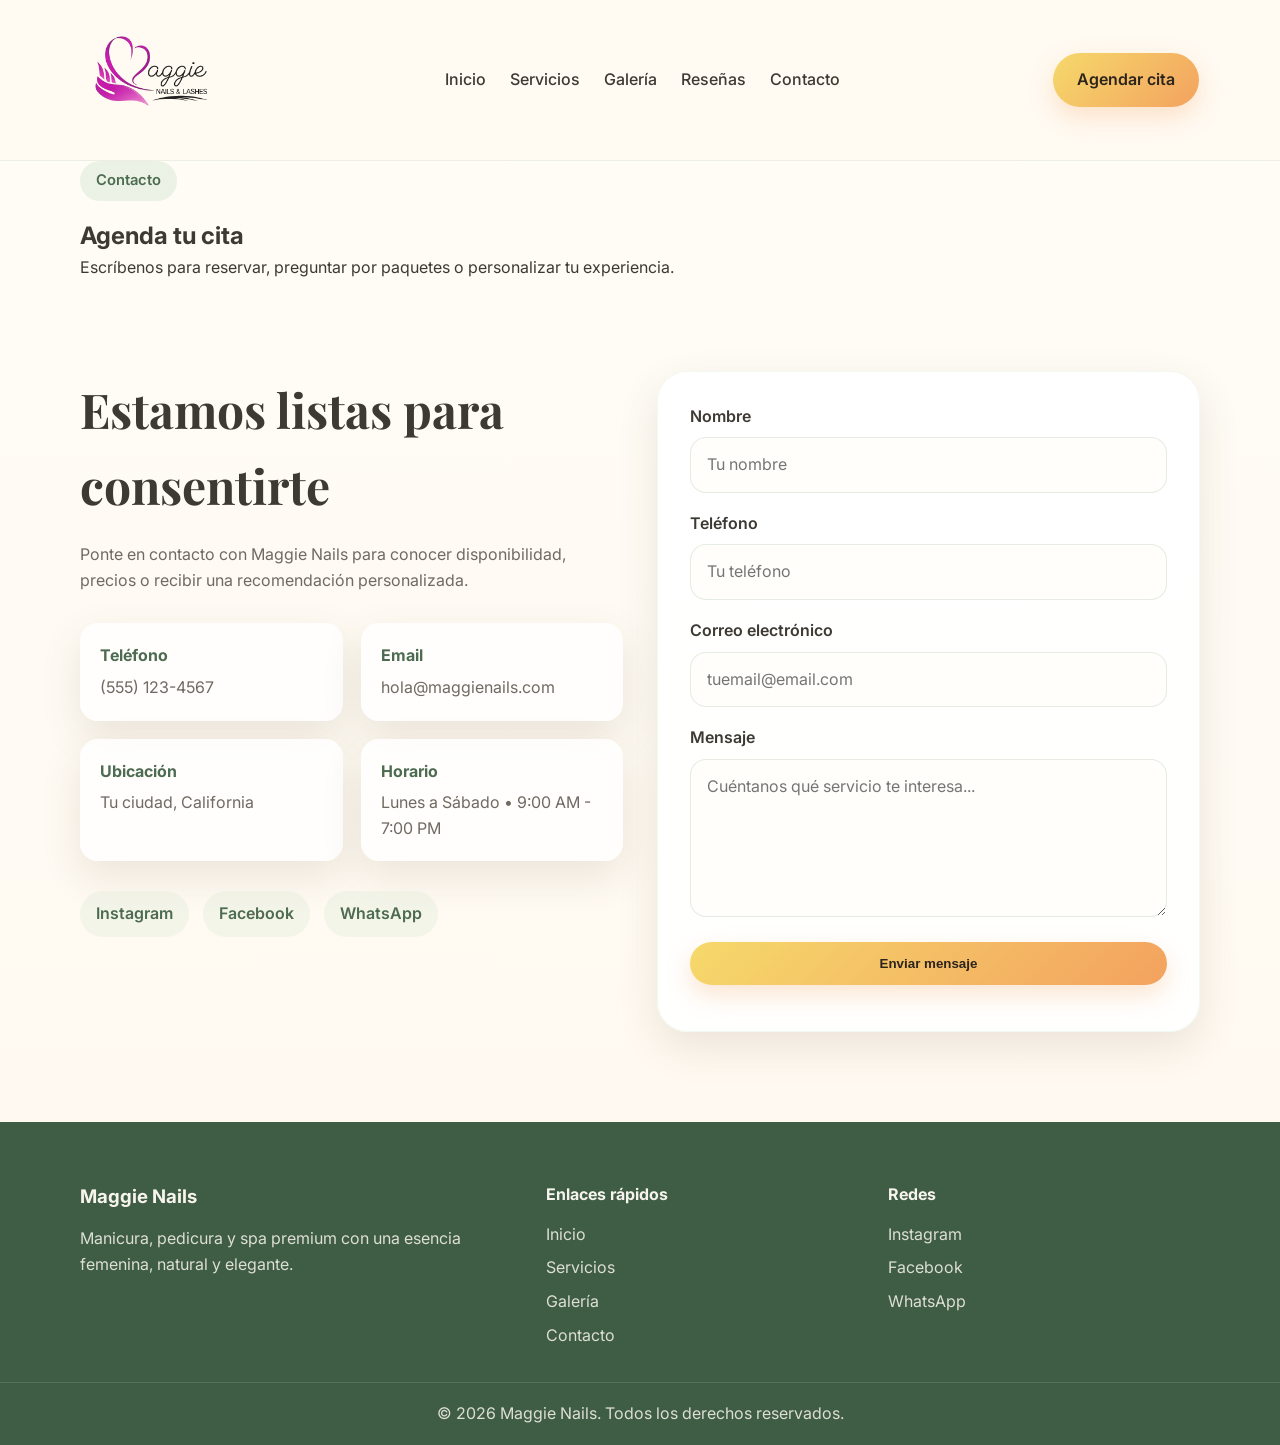
<file: contacto.html>
<!DOCTYPE html>
<html lang="es">
<head>
  <meta charset="UTF-8" />
  <meta name="viewport" content="width=device-width, initial-scale=1.0" />
  <title>Maggie Nails | Contacto</title>
  <link rel="preconnect" href="https://fonts.googleapis.com" />
  <link rel="preconnect" href="https://fonts.gstatic.com" crossorigin />
  <link
    href="https://fonts.googleapis.com/css2?family=Playfair+Display:wght@600;700&family=Inter:wght@400;500;600;700&display=swap"
    rel="stylesheet"
  />
  <link rel="stylesheet" href="./style.css" />
</head>
<body>
  <header class="header">
    <div class="container nav-container">
      <a href="index.html" class="logo">
        <img src="imagenes/Logo Maggie Nails.png" alt="Logo de Maggie Nails" />
      </a>

      <nav class="nav" id="nav">
        <a href="index.html">Inicio</a>
        <a href="servicios.html">Servicios</a>
        <a href="galeria.html">Galería</a>
        <a href="reseñas.html">Reseñas</a>
        <a href="contacto.html" class="active">Contacto</a>
      </nav>

      <div class="nav-actions">
        <a href="contacto.html" class="btn btn-primary">Agendar cita</a>
        <button class="menu-toggle" id="menuToggle" aria-label="Abrir menú">☰</button>
      </div>
    </div>
  </header>

  <main>
    <section class="page-hero">
      <div class="container center-text reveal">
        <span class="section-tag">Contacto</span>
        <h1>Agenda tu cita</h1>
        <p>
          Escríbenos para reservar, preguntar por paquetes o personalizar tu experiencia.
        </p>
      </div>
    </section>

    <section class="section">
      <div class="container contact-grid">
        <div class="contact-info reveal">
          <h2>Estamos listas para consentirte</h2>
          <p>
            Ponte en contacto con Maggie Nails para conocer disponibilidad, precios
            o recibir una recomendación personalizada.
          </p>

          <div class="contact-details">
            <div>
              <h4>Teléfono</h4>
              <p>(555) 123-4567</p>
            </div>

            <div>
              <h4>Email</h4>
              <p>hola@maggienails.com</p>
            </div>

            <div>
              <h4>Ubicación</h4>
              <p>Tu ciudad, California</p>
            </div>

            <div>
              <h4>Horario</h4>
              <p>Lunes a Sábado • 9:00 AM - 7:00 PM</p>
            </div>
          </div>

          <div class="social-links">
            <a href="#">Instagram</a>
            <a href="#">Facebook</a>
            <a href="#">WhatsApp</a>
          </div>
        </div>

        <form class="contact-form reveal" id="contactForm">
          <div class="form-group">
            <label for="name">Nombre</label>
            <input type="text" id="name" placeholder="Tu nombre" required />
          </div>

          <div class="form-group">
            <label for="phone">Teléfono</label>
            <input type="tel" id="phone" placeholder="Tu teléfono" required />
          </div>

          <div class="form-group">
            <label for="email">Correo electrónico</label>
            <input type="email" id="email" placeholder="tuemail@email.com" required />
          </div>

          <div class="form-group">
            <label for="message">Mensaje</label>
            <textarea id="message" rows="5" placeholder="Cuéntanos qué servicio te interesa..." required></textarea>
          </div>

          <button type="submit" class="btn btn-primary full-width">Enviar mensaje</button>
          <p class="form-message" id="formMessage"></p>
        </form>
      </div>
    </section>
  </main>

  <footer class="footer">
    <div class="container footer-grid">
      <div>
        <h3>Maggie Nails</h3>
        <p>Manicura, pedicura y spa premium con una esencia femenina, natural y elegante.</p>
      </div>

      <div>
        <h4>Enlaces rápidos</h4>
        <ul>
          <li><a href="index.html">Inicio</a></li>
          <li><a href="Servicios.html">Servicios</a></li>
          <li><a href="Galeria.html">Galería</a></li>
          <li><a href="Contacto.html">Contacto</a></li>
        </ul>
      </div>

      <div>
        <h4>Redes</h4>
        <ul>
          <li><a href="#">Instagram</a></li>
          <li><a href="#">Facebook</a></li>
          <li><a href="#">WhatsApp</a></li>
        </ul>
      </div>
    </div>

    <div class="footer-bottom">
      <p>© 2026 Maggie Nails. Todos los derechos reservados.</p>
    </div>
  </footer>

  <script src="./script.js"></script>
</body>
</html>
</file>
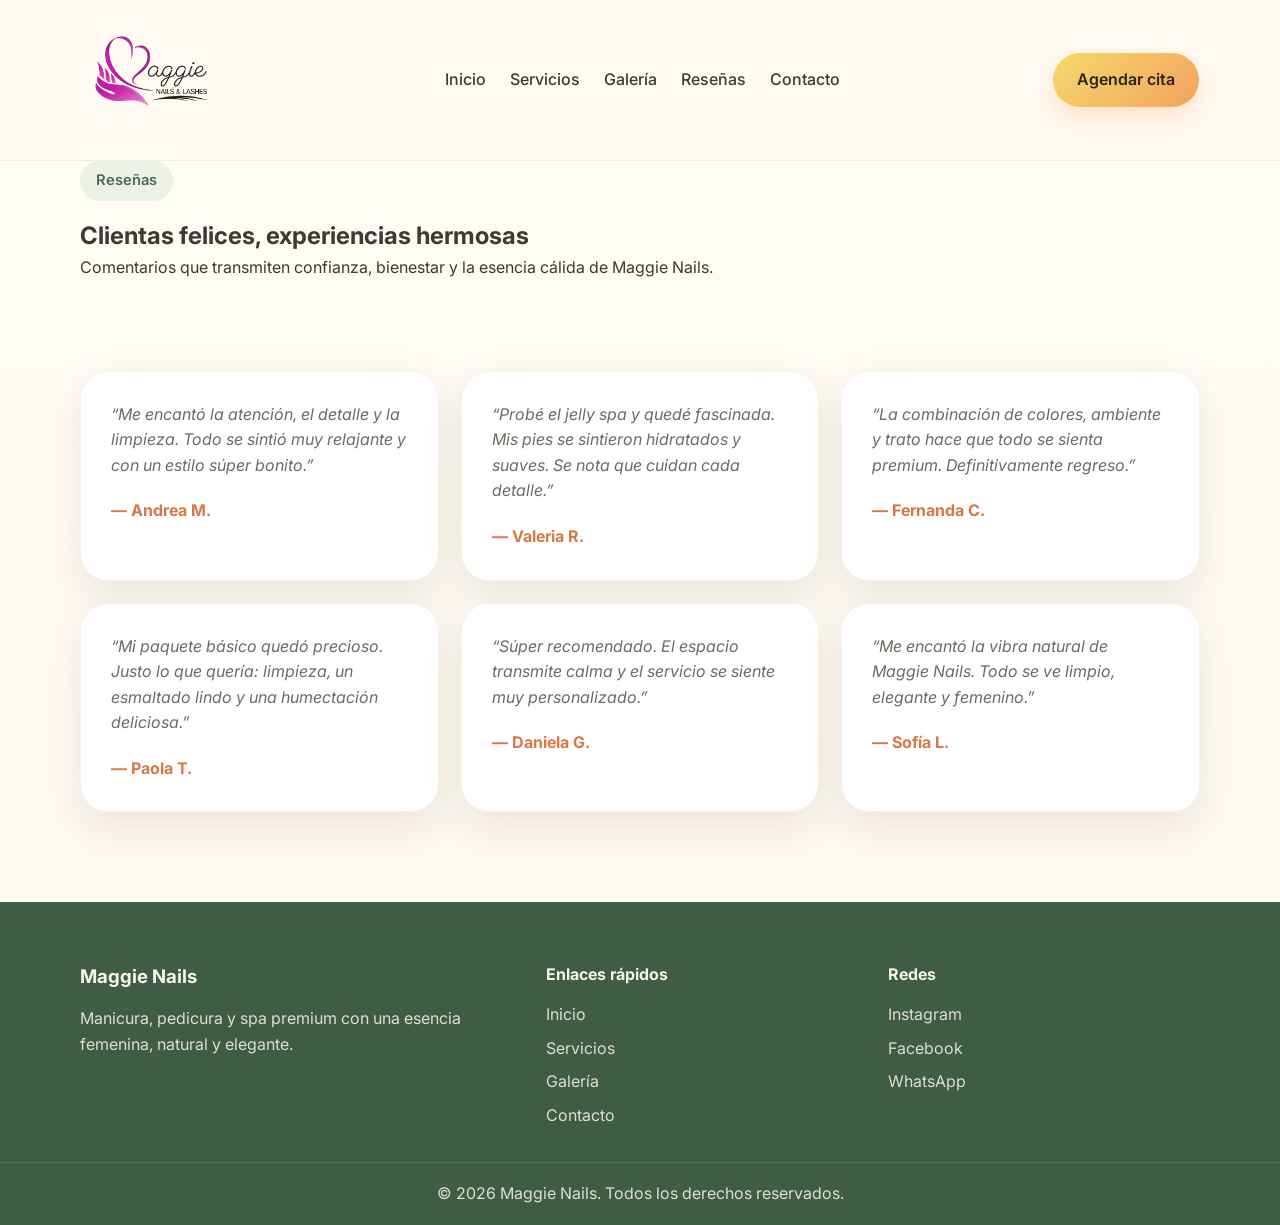
<file: reseñas.html>
<!DOCTYPE html>
<html lang="es">
<head>
  <meta charset="UTF-8" />
  <meta name="viewport" content="width=device-width, initial-scale=1.0" />
  <title>Maggie Nails | Reseñas</title>
  <link rel="preconnect" href="https://fonts.googleapis.com" />
  <link rel="preconnect" href="https://fonts.gstatic.com" crossorigin />
  <link
    href="https://fonts.googleapis.com/css2?family=Playfair+Display:wght@600;700&family=Inter:wght@400;500;600;700&display=swap"
    rel="stylesheet"
  />
  <link rel="stylesheet" href="./style.css" />
</head>
<body>
  <header class="header">
    <div class="container nav-container">
      <a href="index.html" class="logo">
        <img src="imagenes/Logo Maggie Nails.png" alt="Logo de Maggie Nails" />
      </a>

      <nav class="nav" id="nav">
        <a href="../Index.html">Inicio</a>
        <a href="servicios.html">Servicios</a>
        <a href="galeria.html">Galería</a>
        <a href="./reseñas.html" class="active">Reseñas</a>
        <a href="contacto.html">Contacto</a>
      </nav>

      <div class="nav-actions">
        <a href="contacto.html" class="btn btn-primary">Agendar cita</a>
        <button class="menu-toggle" id="menuToggle" aria-label="Abrir menú">☰</button>
      </div>
    </div>
  </header>

  <main>
    <section class="page-hero">
      <div class="container center-text reveal">
        <span class="section-tag">Reseñas</span>
        <h1>Clientas felices, experiencias hermosas</h1>
        <p>
          Comentarios que transmiten confianza, bienestar y la esencia cálida de Maggie Nails.
        </p>
      </div>
    </section>

    <section class="section">
      <div class="container">
        <div class="testimonial-grid">
          <article class="testimonial-card reveal">
            <p>
              “Me encantó la atención, el detalle y la limpieza. Todo se sintió muy relajante
              y con un estilo súper bonito.”
            </p>
            <h4>— Andrea M.</h4>
          </article>

          <article class="testimonial-card reveal">
            <p>
              “Probé el jelly spa y quedé fascinada. Mis pies se sintieron hidratados y suaves.
              Se nota que cuidan cada detalle.”
            </p>
            <h4>— Valeria R.</h4>
          </article>

          <article class="testimonial-card reveal">
            <p>
              “La combinación de colores, ambiente y trato hace que todo se sienta premium.
              Definitivamente regreso.”
            </p>
            <h4>— Fernanda C.</h4>
          </article>

          <article class="testimonial-card reveal">
            <p>
              “Mi paquete básico quedó precioso. Justo lo que quería: limpieza, un esmaltado lindo
              y una humectación deliciosa.”
            </p>
            <h4>— Paola T.</h4>
          </article>

          <article class="testimonial-card reveal">
            <p>
              “Súper recomendado. El espacio transmite calma y el servicio se siente muy personalizado.”
            </p>
            <h4>— Daniela G.</h4>
          </article>

          <article class="testimonial-card reveal">
            <p>
              “Me encantó la vibra natural de Maggie Nails. Todo se ve limpio, elegante y femenino.”
            </p>
            <h4>— Sofía L.</h4>
          </article>
        </div>
      </div>
    </section>
  </main>

  <footer class="footer">
    <div class="container footer-grid">
      <div>
        <h3>Maggie Nails</h3>
        <p>Manicura, pedicura y spa premium con una esencia femenina, natural y elegante.</p>
      </div>

      <div>
        <h4>Enlaces rápidos</h4>
        <ul>
          <li><a href="index.html">Inicio</a></li>
          <li><a href="servicios.html">Servicios</a></li>
          <li><a href="galeria.html">Galería</a></li>
          <li><a href="contacto.html">Contacto</a></li>
        </ul>
      </div>

      <div>
        <h4>Redes</h4>
        <ul>
          <li><a href="#">Instagram</a></li>
          <li><a href="#">Facebook</a></li>
          <li><a href="#">WhatsApp</a></li>
        </ul>
      </div>
    </div>

    <div class="footer-bottom">
      <p>© 2026 Maggie Nails. Todos los derechos reservados.</p>
    </div>
  </footer>

  <script src="./script.js"></script>
</body>
</html>
</file>
<file: style.css>
:root {
  --cream: #fffaf1;
  --soft-yellow: #f6d96b;
  --warm-orange: #f3a25f;
  --deep-orange: #d97745;
  --soft-green: #b8d8b8;
  --sage: #8eaf8a;
  --forest: #4d6b50;
  --text: #3d3a34;
  --muted: #6f6a62;
  --white: #ffffff;
  --shadow: 0 15px 40px rgba(89, 70, 38, 0.12);
  --radius-lg: 28px;
  --radius-md: 18px;
  --radius-sm: 12px;
  --transition: all 0.3s ease;
}

* {
  margin: 0;
  padding: 0;
  box-sizing: border-box;
}

html {
  scroll-behavior: smooth;
}

body {
  font-family: "Inter", sans-serif;
  background: linear-gradient(180deg, #fffdf7 0%, #fff8ef 100%);
  color: var(--text);
  line-height: 1.6;
}

img {
  width: 100%;
  display: block;
  border-radius: inherit;
}

a {
  text-decoration: none;
  color: inherit;
}

ul {
  list-style: none;
}

.container {
  width: min(1120px, 90%);
  margin: 0 auto;
}

.section {
  padding: 90px 0;
}

.section-heading {
  text-align: center;
  max-width: 700px;
  margin: 0 auto 50px;
}

.section-tag,
.tag {
  display: inline-block;
  background: rgba(184, 216, 184, 0.28);
  color: var(--forest);
  padding: 8px 16px;
  border-radius: 999px;
  font-size: 0.92rem;
  font-weight: 600;
  margin-bottom: 16px;
}

.section-heading h2,
.hero h1 {
  font-family: "Playfair Display", serif;
  line-height: 1.15;
}

.section-heading h2 {
  font-size: clamp(2rem, 4vw, 3rem);
  margin-bottom: 16px;
}

.section-heading p {
  color: var(--muted);
  font-size: 1rem;
}

/* Header */
.header {
  position: sticky;
  top: 0;
  z-index: 1000;
  background: rgba(255, 250, 241, 0.92);
  backdrop-filter: blur(10px);
  border-bottom: 1px solid rgba(141, 175, 138, 0.15);
}

.nav-container {
  display: flex;
  align-items: center;
  justify-content: space-between;
  min-height: auto;
  padding: 5px 1px;
  gap: 20px;
}

.logo img {
  width: auto;
  height: 150px;
  object-fit: contain;
}

.nav {
  display: flex;
  align-items: center;
  gap: 24px;
}

.nav a {
  color: var(--text);
  font-weight: 500;
  transition: var(--transition);
}

.nav a:hover {
  color: var(--deep-orange);
}

.nav-actions {
  display: flex;
  align-items: center;
  gap: 14px;
}

.menu-toggle {
  display: none;
  border: none;
  background: var(--soft-yellow);
  color: var(--text);
  width: 44px;
  height: 44px;
  border-radius: 12px;
  font-size: 1.2rem;
  cursor: pointer;
}

/* Buttons */
.btn {
  display: inline-flex;
  align-items: center;
  justify-content: center;
  border-radius: 999px;
  padding: 14px 24px;
  font-weight: 600;
  transition: var(--transition);
  cursor: pointer;
  border: none;
}

.btn-primary {
  background: linear-gradient(135deg, var(--soft-yellow), var(--warm-orange));
  color: #2c241d;
  box-shadow: 0 10px 25px rgba(243, 162, 95, 0.28);
}

.btn-primary:hover {
  transform: translateY(-2px);
  box-shadow: 0 16px 30px rgba(243, 162, 95, 0.32);
}

.btn-secondary,
.btn-outline {
  background: transparent;
  border: 1.5px solid rgba(77, 107, 80, 0.25);
  color: var(--forest);
}

.btn-secondary:hover,
.btn-outline:hover {
  background: rgba(184, 216, 184, 0.18);
}

.small {
  padding: 12px 20px;
  font-size: 0.95rem;
}

.full-width {
  width: 100%;
}

/* Hero */
.hero {
  padding: 90px 0 70px;
  position: relative;
  overflow: hidden;
}

.hero::before {
  content: "";
  position: absolute;
  width: 340px;
  height: 340px;
  background: rgba(246, 217, 107, 0.24);
  border-radius: 50%;
  top: -80px;
  left: -90px;
  filter: blur(20px);
}

.hero::after {
  content: "";
  position: absolute;
  width: 280px;
  height: 280px;
  background: rgba(184, 216, 184, 0.22);
  border-radius: 50%;
  bottom: -70px;
  right: -70px;
  filter: blur(18px);
}

.hero-grid {
  display: grid;
  grid-template-columns: 1.1fr 0.9fr;
  gap: 50px;
  align-items: center;
}

.hero h1 {
  font-size: clamp(2.8rem, 6vw, 4.6rem);
  margin-bottom: 20px;
}

.hero p {
  color: var(--muted);
  font-size: 1.08rem;
  max-width: 620px;
}

.hero-buttons {
  display: flex;
  flex-wrap: wrap;
  gap: 14px;
  margin: 28px 0 32px;
}

.hero-highlights {
  display: grid;
  grid-template-columns: repeat(3, 1fr);
  gap: 16px;
}

.highlight-card {
  background: rgba(255, 255, 255, 0.72);
  border: 1px solid rgba(184, 216, 184, 0.22);
  border-radius: var(--radius-md);
  padding: 18px 16px;
  box-shadow: var(--shadow);
}

.highlight-card span {
  display: inline-block;
  font-size: 1.3rem;
  margin-bottom: 8px;
}

.highlight-card p {
  font-size: 0.95rem;
  color: var(--text);
}

.hero-image-card {
  position: relative;
  border-radius: 34px;
  overflow: hidden;
  box-shadow: var(--shadow);
  min-height: 560px;
}

.hero-image-card img {
  height: 100%;
  object-fit: cover;
}

.floating-badge {
  position: absolute;
  background: rgba(255, 255, 255, 0.9);
  color: var(--forest);
  padding: 10px 16px;
  border-radius: 999px;
  font-weight: 600;
  box-shadow: var(--shadow);
}

.badge-one {
  top: 24px;
  right: 20px;
}

.badge-two {
  bottom: 22px;
  left: 20px;
}

/* Services */
.service-grid {
  display: grid;
  grid-template-columns: repeat(3, 1fr);
  gap: 24px;
}

.service-wrapper {
  display: grid;
  grid-template-rows: auto 200px;
  gap: 20px;
}

.service-image-container img {
  width: 100%;
  height: 200px;
  object-fit: cover;
  border-radius: var(--radius-md);
  box-shadow: var(--shadow);
}

.service-images-grid {
  display: grid;
  grid-template-columns: repeat(3, 1fr);
  gap: 24px;
  margin-top: 40px;
}

.service-images-grid img {
  width: 100%;
  height: 200px;
  object-fit: cover;
  border-radius: var(--radius-md);
  box-shadow: var(--shadow);
}

.service-card {
  background: var(--white);
  padding: 30px;
  border-radius: var(--radius-lg);
  box-shadow: var(--shadow);
  border: 1px solid rgba(184, 216, 184, 0.18);
  position: relative;
  transition: var(--transition);
}

.service-card:hover {
  transform: translateY(-6px);
}

.service-card h3 {
  font-family: "Playfair Display", serif;
  font-size: 1.6rem;
  margin-bottom: 14px;
}

.service-image {
  width: 100%;
  height: 150px;
  object-fit: cover;
  border-radius: var(--radius-md);
  margin-bottom: 14px;
}

.service-description {
  color: var(--muted);
  margin-bottom: 18px;
}

.service-card ul {
  margin-bottom: 24px;
}

.service-card ul li {
  margin-bottom: 10px;
  padding-left: 20px;
  position: relative;
}

.service-card ul li::before {
  content: "•";
  color: var(--deep-orange);
  position: absolute;
  left: 0;
}

.featured {
  background: linear-gradient(180deg, #fff8dc 0%, #fffdf7 100%);
  border: 1.5px solid rgba(243, 162, 95, 0.3);
}

.service-badge {
  display: inline-block;
  margin-bottom: 16px;
  background: rgba(243, 162, 95, 0.14);
  color: var(--deep-orange);
  padding: 6px 12px;
  border-radius: 999px;
  font-size: 0.85rem;
  font-weight: 700;
}

/* Extras */
.extras {
  background: linear-gradient(180deg, rgba(184, 216, 184, 0.12) 0%, rgba(255, 250, 241, 0.65) 100%);
}

.extras-grid {
  display: grid;
  grid-template-columns: repeat(4, 1fr);
  gap: 18px;
}

.extra-card {
  background: rgba(255, 255, 255, 0.88);
  padding: 26px 20px;
  border-radius: var(--radius-md);
  text-align: center;
  font-weight: 600;
  border: 1px solid rgba(184, 216, 184, 0.2);
  box-shadow: var(--shadow);
  transition: var(--transition);
}

.extra-card:hover {
  transform: translateY(-5px);
  background: #fffefb;
}

.extras-gallery {
  display: grid;
  grid-template-columns: repeat(2, 1fr);
  gap: 24px;
  margin-top: 40px;
}

.extras-gallery img {
  width: 100%;
  height: 280px;
  object-fit: cover;
  border-radius: var(--radius-lg);
  box-shadow: var(--shadow);
  transition: var(--transition);
}

.extras-gallery img:hover {
  transform: scale(1.02);
}

/* Gallery */
.gallery-grid {
  display: grid;
  grid-template-columns: repeat(4, 1fr);
  gap: 18px;
}

.gallery-item {
  border-radius: 24px;
  overflow: hidden;
  min-height: 280px;
  box-shadow: var(--shadow);
}

.gallery-item img {
  height: 100%;
  object-fit: cover;
  transition: transform 0.45s ease;
}

.gallery-item:hover img {
  transform: scale(1.06);
}

/* Testimonials */
.testimonial-grid {
  display: grid;
  grid-template-columns: repeat(3, 1fr);
  gap: 22px;
}

.testimonial-card {
  background: var(--white);
  padding: 30px;
  border-radius: var(--radius-lg);
  box-shadow: var(--shadow);
  border: 1px solid rgba(243, 162, 95, 0.14);
}

.testimonial-card p {
  color: var(--muted);
  margin-bottom: 20px;
  font-style: italic;
}

.testimonial-card h4 {
  color: var(--deep-orange);
}

/* Contact */
.contact-grid {
  display: grid;
  grid-template-columns: 1fr 1fr;
  gap: 34px;
  align-items: start;
}

.contact-info h2 {
  font-family: "Playfair Display", serif;
  font-size: clamp(2rem, 4vw, 3rem);
  margin-bottom: 18px;
}

.contact-info p {
  color: var(--muted);
}

.contact-details {
  display: grid;
  grid-template-columns: repeat(2, 1fr);
  gap: 18px;
  margin: 30px 0;
}

.contact-details div {
  background: rgba(255, 255, 255, 0.85);
  border-radius: var(--radius-md);
  padding: 20px;
  box-shadow: var(--shadow);
}

.contact-details h4 {
  margin-bottom: 6px;
  color: var(--forest);
}

.social-links {
  display: flex;
  flex-wrap: wrap;
  gap: 14px;
}

.social-links a {
  background: rgba(184, 216, 184, 0.16);
  padding: 10px 16px;
  border-radius: 999px;
  color: var(--forest);
  font-weight: 600;
}

.contact-form {
  background: rgba(255, 255, 255, 0.92);
  padding: 32px;
  border-radius: 30px;
  box-shadow: var(--shadow);
  border: 1px solid rgba(184, 216, 184, 0.18);
}

.form-group {
  margin-bottom: 18px;
}

.form-group label {
  display: inline-block;
  margin-bottom: 8px;
  font-weight: 600;
}

.form-group input,
.form-group textarea {
  width: 100%;
  border: 1px solid rgba(141, 175, 138, 0.22);
  border-radius: 16px;
  padding: 14px 16px;
  font: inherit;
  background: #fffefb;
  color: var(--text);
  outline: none;
  transition: var(--transition);
}

.form-group input:focus,
.form-group textarea:focus {
  border-color: var(--warm-orange);
  box-shadow: 0 0 0 4px rgba(243, 162, 95, 0.12);
}

.form-message {
  margin-top: 14px;
  font-weight: 600;
  color: var(--forest);
}

/* Footer */
.footer {
  background: #3f5c44;
  color: #f7f4ed;
  padding-top: 60px;
}

.footer-grid {
  display: grid;
  grid-template-columns: 1.4fr 1fr 1fr;
  gap: 30px;
  padding-bottom: 34px;
}

.footer h3,
.footer h4 {
  margin-bottom: 14px;
}

.footer p,
.footer li {
  color: rgba(247, 244, 237, 0.86);
}

.footer li + li {
  margin-top: 8px;
}

.footer a:hover {
  color: var(--soft-yellow);
}

.footer-bottom {
  border-top: 1px solid rgba(255, 255, 255, 0.12);
  text-align: center;
  padding: 18px 0;
  color: rgba(247, 244, 237, 0.72);
}

/* Reveal animation */
.reveal {
  opacity: 0;
  transform: translateY(28px);
  transition: opacity 0.75s ease, transform 0.75s ease;
}

.reveal.active {
  opacity: 1;
  transform: translateY(0);
}

/* Responsive */
@media (max-width: 1024px) {
  .hero-grid,
  .contact-grid,
  .service-grid,
  .testimonial-grid {
    grid-template-columns: 1fr;
  }

  .extras-grid {
    grid-template-columns: repeat(2, 1fr);
  }

  .gallery-grid {
    grid-template-columns: repeat(2, 1fr);
  }

  .hero-highlights {
    grid-template-columns: 1fr;
  }

  .hero-image-card {
    min-height: 420px;
  }

  .footer-grid {
    grid-template-columns: 1fr 1fr;
  }
}

@media (max-width: 768px) {
  .nav {
    position: absolute;
    top: 82px;
    left: 0;
    width: 100%;
    background: rgba(255, 250, 241, 0.98);
    flex-direction: column;
    align-items: flex-start;
    padding: 20px 5%;
    gap: 16px;
    border-bottom: 1px solid rgba(141, 175, 138, 0.15);
    display: none;
  }

  .nav.active {
    display: flex;
  }

  .menu-toggle {
    display: inline-flex;
    align-items: center;
    justify-content: center;
  }

  .nav-actions .btn {
    display: none;
  }

  .extras-grid,
  .gallery-grid,
  .contact-details,
  .footer-grid {
    grid-template-columns: 1fr;
  }

  .section {
    padding: 75px 0;
  }

  .hero {
    padding-top: 65px;
  }

  .contact-form {
    padding: 24px;
  }
}

@media (max-width: 480px) {
  .hero h1 {
    font-size: 2.5rem;
  }

  .btn {
    width: 100%;
  }

  .hero-buttons {
    flex-direction: column;
  }

  .service-card,
  .testimonial-card,
  .extra-card {
    padding: 24px;
  }
}
</file>
